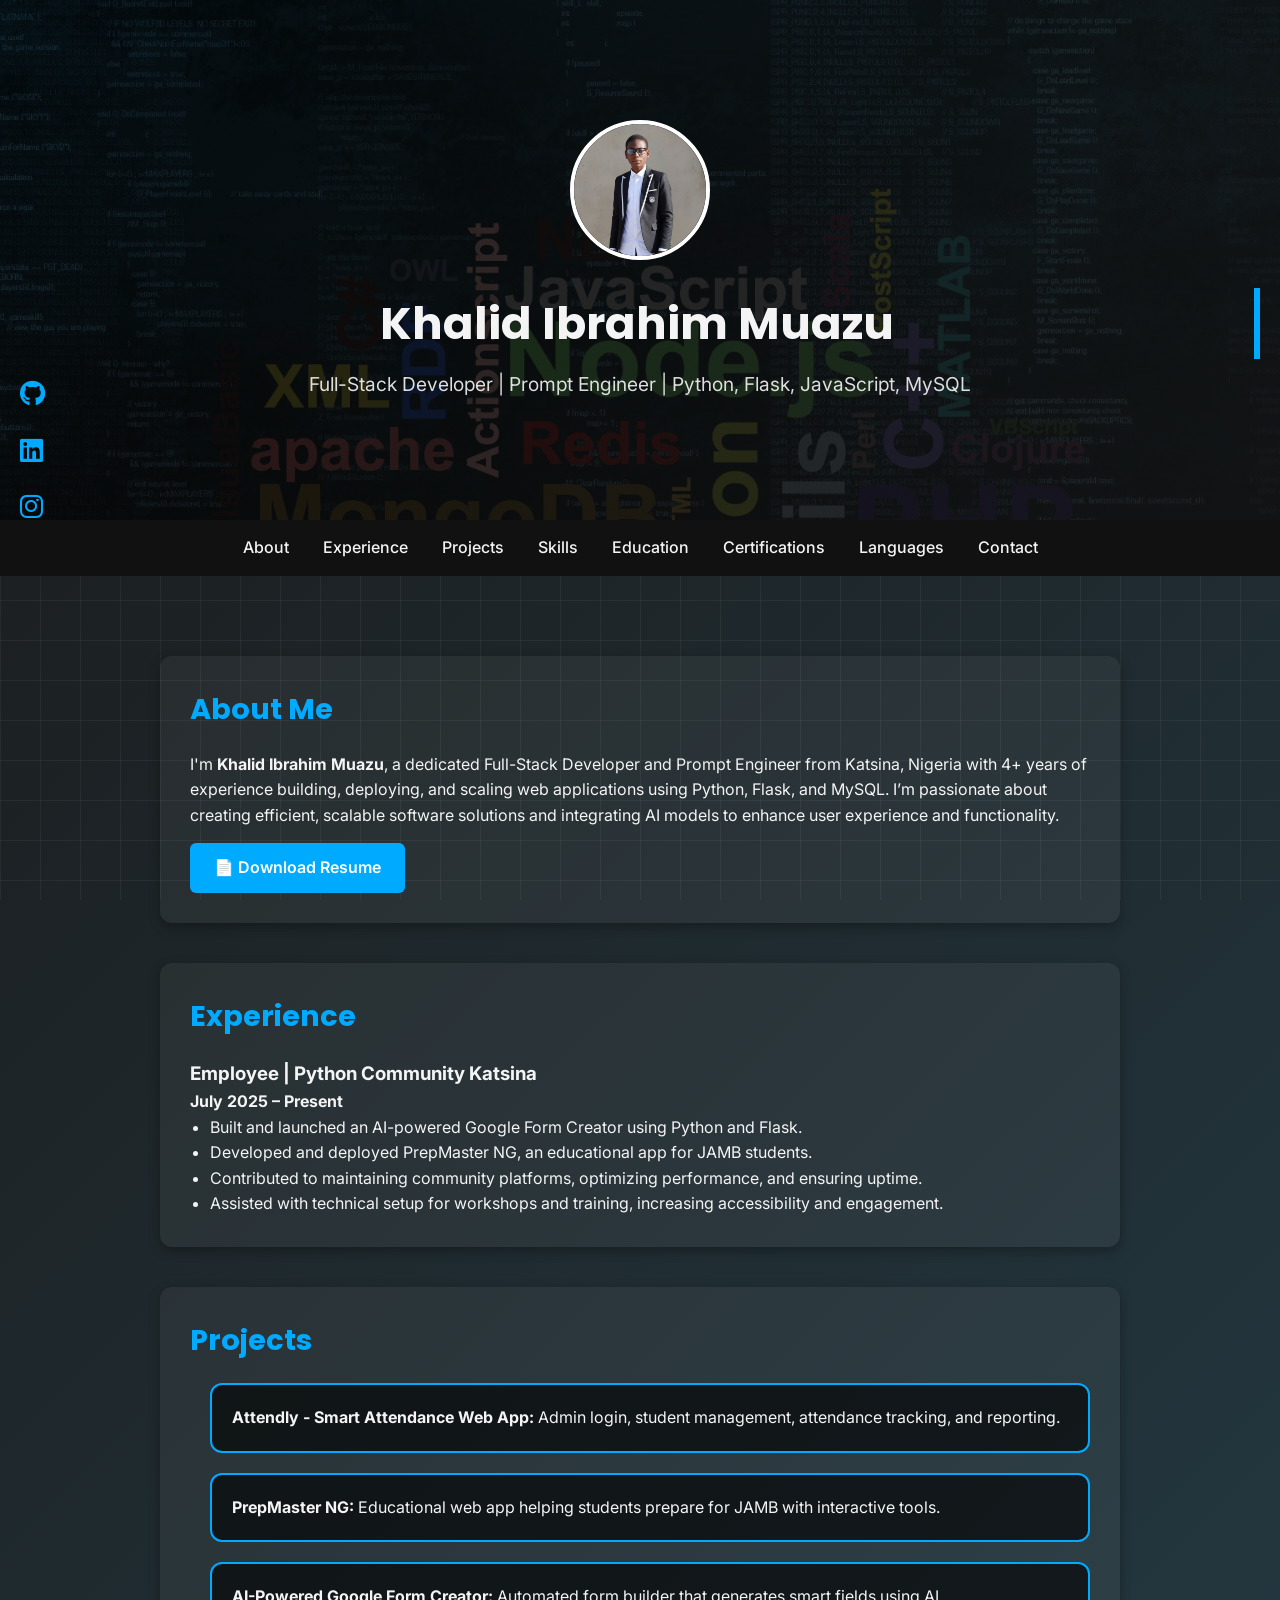
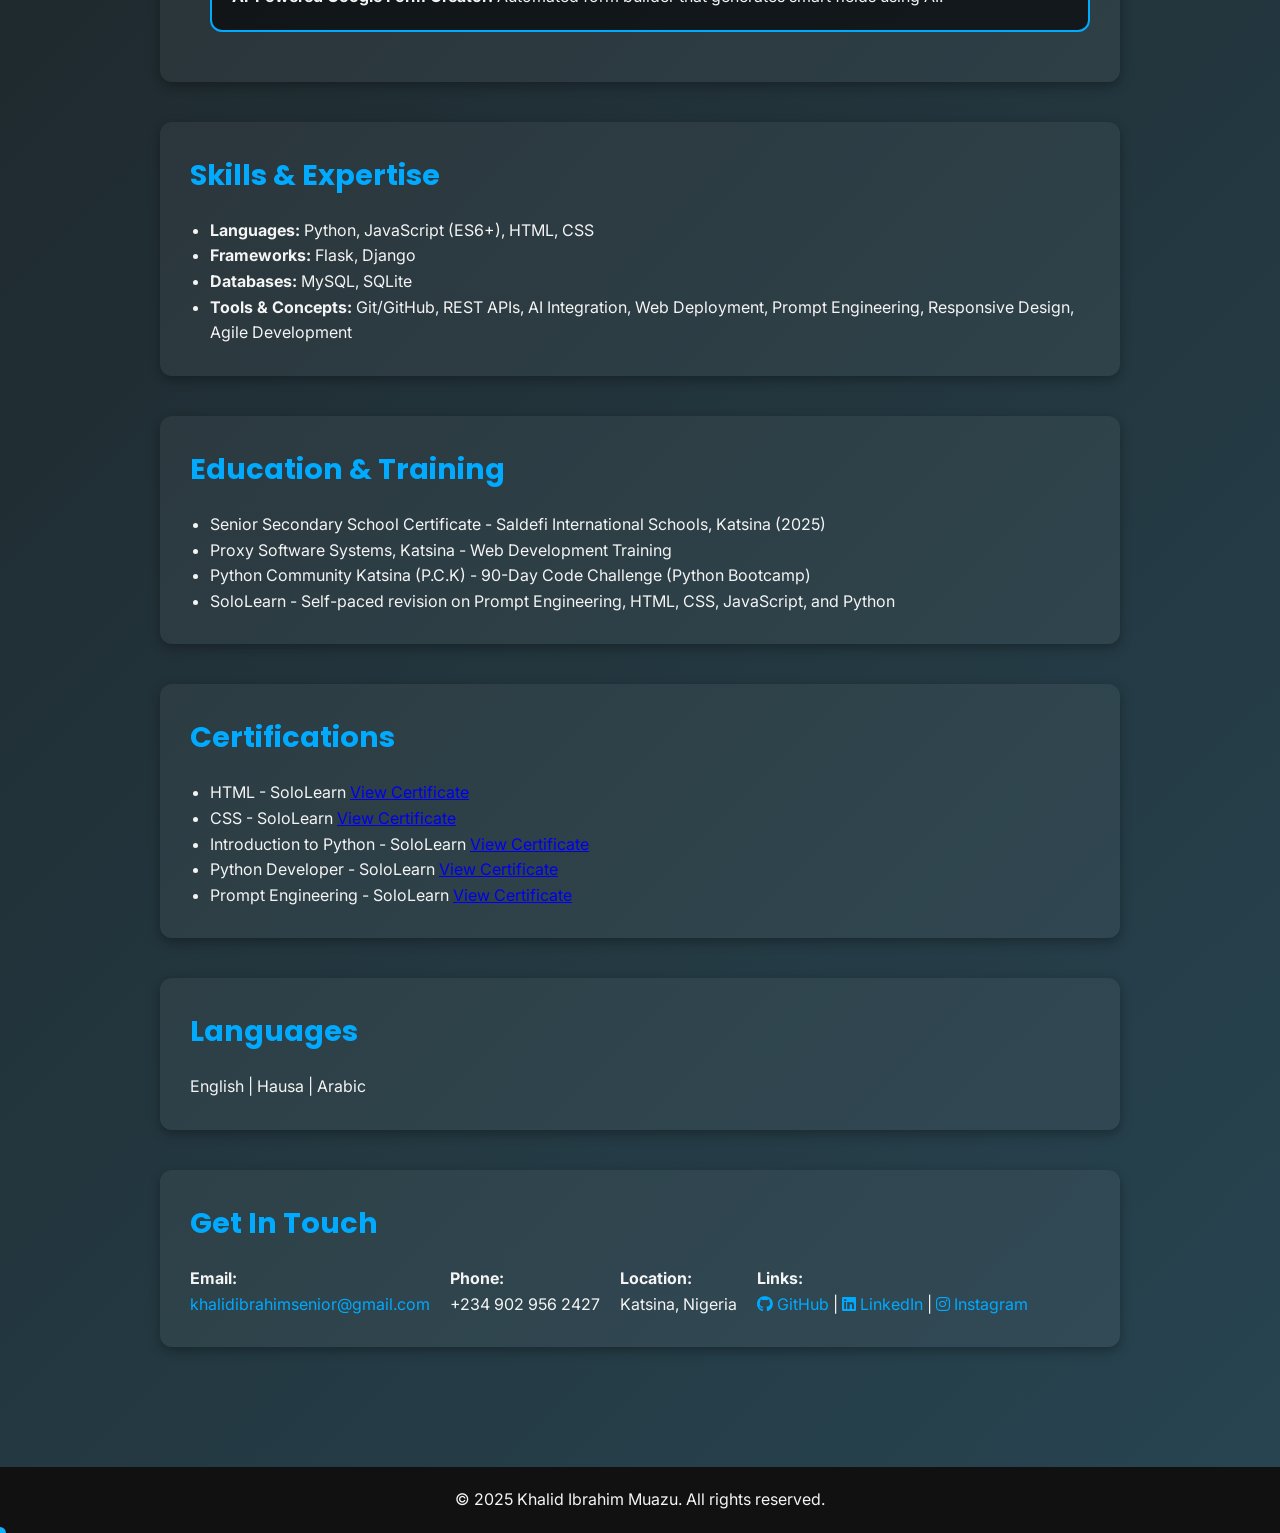
<file: index.html>
<!DOCTYPE html>
<html lang="en">
  <head>
    <meta charset="UTF-8" />
    <meta name="viewport" content="width=device-width, initial-scale=1.0" />
    <title>Khalid Ibrahim Muazu - Full-Stack Developer</title>

    <!-- Fonts & Icons -->
    <link
      href="https://fonts.googleapis.com/css2?family=Poppins:wght@600&family=Inter&display=swap"
      rel="stylesheet"
    />
    <link
      rel="stylesheet"
      href="https://cdnjs.cloudflare.com/ajax/libs/font-awesome/6.5.0/css/all.min.css"
    />

    <!-- External CSS -->
    <link rel="stylesheet" href="style.css" />
  </head>
  <body>
    <!-- Header -->
    <header>
      <div class="header-content">
        <img src="senior.png" alt="Khalid Ibrahim Muazu" class="profile-pic" />
        <div class="header-text">
          <h1 class="typing">Khalid Ibrahim Muazu</h1>
          <p>
            Full-Stack Developer | Prompt Engineer | Python, Flask, JavaScript,
            MySQL
          </p>
        </div>
      </div>
    </header>

    <!-- Navigation -->
    <nav>
      <a href="#about">About</a>
      <a href="#experience">Experience</a>
      <a href="#projects">Projects</a>
      <a href="#skills">Skills</a>
      <a href="#education">Education</a>
      <a href="#certifications">Certifications</a>
      <a href="#languages">Languages</a>
      <a href="#contact">Contact</a>
    </nav>

    <!-- Main Content -->
    <div class="container">
      <!-- About -->
      <section id="about">
        <h2>About Me</h2>
        <p>
          I'm <strong>Khalid Ibrahim Muazu</strong>, a dedicated Full-Stack
          Developer and Prompt Engineer from Katsina, Nigeria with 4+ years of
          experience building, deploying, and scaling web applications using
          Python, Flask, and MySQL. I’m passionate about creating efficient,
          scalable software solutions and integrating AI models to enhance user
          experience and functionality.
        </p>
        <a href="Khalid_Ibrahim_Muazu_Resume.pdf" class="btn" download
          >📄 Download Resume</a
        >
      </section>

      <!-- Experience -->
      <section id="experience">
        <h2>Experience</h2>
        <h3>Employee | Python Community Katsina</h3>
        <p><strong>July 2025 – Present</strong></p>
        <ul>
          <li>
            Built and launched an AI-powered Google Form Creator using Python
            and Flask.
          </li>
          <li>
            Developed and deployed PrepMaster NG, an educational app for JAMB
            students.
          </li>
          <li>
            Contributed to maintaining community platforms, optimizing
            performance, and ensuring uptime.
          </li>
          <li>
            Assisted with technical setup for workshops and training, increasing
            accessibility and engagement.
          </li>
        </ul>
      </section>

      <!-- Projects -->
      <section id="projects">
        <h2>Projects</h2>
        <ul>
          <li>
            <strong>Attendly - Smart Attendance Web App:</strong> Admin login,
            student management, attendance tracking, and reporting.
          </li>
          <li>
            <strong>PrepMaster NG:</strong> Educational web app helping students
            prepare for JAMB with interactive tools.
          </li>
          <li>
            <strong>AI-Powered Google Form Creator:</strong> Automated form
            builder that generates smart fields using AI.
          </li>
        </ul>
      </section>

      <!-- Skills -->
      <section id="skills">
        <h2>Skills & Expertise</h2>
        <ul>
          <li>
            <strong>Languages:</strong> Python, JavaScript (ES6+), HTML, CSS
          </li>
          <li><strong>Frameworks:</strong> Flask, Django</li>
          <li><strong>Databases:</strong> MySQL, SQLite</li>
          <li>
            <strong>Tools & Concepts:</strong> Git/GitHub, REST APIs, AI
            Integration, Web Deployment, Prompt Engineering, Responsive Design,
            Agile Development
          </li>
        </ul>
      </section>

      <!-- Education -->
      <section id="education">
        <h2>Education & Training</h2>
        <ul>
          <li>
            Senior Secondary School Certificate - Saldefi International Schools,
            Katsina (2025)
          </li>
          <li>Proxy Software Systems, Katsina - Web Development Training</li>
          <li>
            Python Community Katsina (P.C.K) - 90-Day Code Challenge (Python
            Bootcamp)
          </li>
          <li>
            SoloLearn - Self-paced revision on Prompt Engineering, HTML, CSS,
            JavaScript, and Python
          </li>
        </ul>
      </section>

      <!-- Certifications -->
      <section id="certifications">
        <h2>Certifications</h2>
        <ul>
          <li>
            HTML - SoloLearn
            <a href="https://www.sololearn.com/certificates/CC-OEKJOZFZ"
              >View Certificate</a
            >
          </li>
          <li>
            CSS - SoloLearn
            <a href="https://www.sololearn.com/certificates/CC-NSOLGRKX"
              >View Certificate</a
            >
          </li>
          <li>
            Introduction to Python - SoloLearn
            <a href="https://www.sololearn.com/certificates/CC-NAH0THJJ"
              >View Certificate</a
            >
          </li>
          <li>
            Python Developer - SoloLearn
            <a href="https://www.sololearn.com/certificates/CC-Y3WZJVXZ"
              >View Certificate</a
            >
          </li>
          <li>
            Prompt Engineering - SoloLearn
            <a href="https://www.sololearn.com/certificates/CC-F8IHYJTA"
              >View Certificate</a
            >
          </li>
        </ul>
      </section>

      <!-- Languages -->
      <section id="languages">
        <h2>Languages</h2>
        <p>English | Hausa | Arabic</p>
      </section>

      <!-- Contact -->
      <section id="contact">
        <h2>Get In Touch</h2>
        <div class="contact-info">
          <div>
            <strong>Email:</strong><br />
            <a href="mailto:khalidibrahimsenior@gmail.com"
              >khalidibrahimsenior@gmail.com</a
            >
          </div>
          <div>
            <strong>Phone:</strong><br />
            +234 902 956 2427
          </div>
          <div>
            <strong>Location:</strong><br />
            Katsina, Nigeria
          </div>
          <div>
            <strong>Links:</strong><br />
            <a href="https://github.com/SeniorKhalid" target="_blank"
              ><i class="fab fa-github"></i> GitHub</a
            >
            |
            <a
              href="https://www.linkedin.com/in/seniorkhalid01/"
              target="_blank"
              ><i class="fab fa-linkedin"></i> LinkedIn</a
            >
            |
            <a href="https://www.instagram.com/senior_khalid01/" target="_blank"
              ><i class="fab fa-instagram"></i> Instagram</a
            >
          </div>
        </div>
      </section>
    </div>

    <!-- Floating Social Bar -->
    <div class="social-bar">
      <a href="https://github.com/SeniorKhalid" target="_blank"
        ><i class="fab fa-github"></i
      ></a>
      <a href="https://www.linkedin.com/in/seniorkhalid01/" target="_blank"
        ><i class="fab fa-linkedin"></i
      ></a>
      <a href="https://www.instagram.com/senior_khalid01/" target="_blank"
        ><i class="fab fa-instagram"></i
      ></a>
    </div>

    <!-- Footer -->
    <footer>
      <p>&copy; 2025 Khalid Ibrahim Muazu. All rights reserved.</p>
    </footer>

    <!-- Scripts -->
    <script>
      // Scroll reveal
      const sections = document.querySelectorAll("section");
      const revealOnScroll = () => {
        const triggerBottom = window.innerHeight * 0.85;
        sections.forEach((section) => {
          const sectionTop = section.getBoundingClientRect().top;
          if (sectionTop < triggerBottom) {
            section.classList.add("visible");
          }
        });
      };
      window.addEventListener("scroll", revealOnScroll);
      window.addEventListener("load", revealOnScroll);

      // Neon cursor dot + trail
      const cursorDot = document.createElement("div");
      cursorDot.className = "cursor-dot";
      document.body.appendChild(cursorDot);

      document.addEventListener("mousemove", (e) => {
        // Move the neon dot
        cursorDot.style.left = e.pageX + "px";
        cursorDot.style.top = e.pageY + "px";

        // Create glowing trail
        const glow = document.createElement("div");
        glow.className = "cursor-glow";
        glow.style.left = e.pageX - 10 + "px";
        glow.style.top = e.pageY - 10 + "px";
        document.body.appendChild(glow);

        // Remove glow after animation ends
        setTimeout(() => {
          glow.remove();
        }, 600);
      });
    </script>
  </body>
</html>
</file>
<file: style.css>
/* ===== Global Styles ===== */
* {
  margin: 0;
  padding: 0;
  box-sizing: border-box;
}

body {
  font-family: "Inter", sans-serif;
  line-height: 1.6;
  color: #f4f4f4;
  background: linear-gradient(-45deg, #0f2027, #203a43, #2c5364, #1a1a1a);
  background-size: 400% 400%;
  animation: gradientShift 20s ease infinite;
  scroll-behavior: smooth;
  cursor: none; /* hide default cursor for custom glow */
}

@keyframes gradientShift {
  0% {
    background-position: 0% 50%;
  }
  50% {
    background-position: 100% 50%;
  }
  100% {
    background-position: 0% 50%;
  }
}

/* ===== Header with Parallax Background ===== */
header {
  background: linear-gradient(135deg, rgba(0, 0, 0, 0.8), rgba(20, 20, 20, 0.9)),
    url("coding-bg.jpg") no-repeat center center fixed;
  background-size: cover;
  color: #f4f4f4;
  padding: 120px 20px;
  text-align: center;
  animation: fadeInDown 1.5s ease;
}

.profile-pic {
  width: 140px;
  height: 140px;
  border-radius: 50%;
  border: 4px solid white;
  object-fit: cover;
  margin-bottom: 20px;
}

.header-text h1 {
  font-family: "Poppins", sans-serif;
  font-size: 2.8em;
  margin-bottom: 10px;
}

.header-text p {
  font-size: 1.2em;
  opacity: 0.9;
}

/* Typing animation */
.typing {
  overflow: hidden;
  border-right: 0.15em solid #00aaff;
  white-space: nowrap;
  animation: typing 3s steps(30, end), blink 0.75s step-end infinite;
}

@keyframes typing {
  from {
    width: 0;
  }
  to {
    width: 100%;
  }
}

@keyframes blink {
  from,
  to {
    border-color: transparent;
  }
  50% {
    border-color: #00aaff;
  }
}

/* ===== Navigation ===== */
nav {
  background: #111;
  padding: 15px;
  text-align: center;
  position: sticky;
  top: 0;
  z-index: 999;
}

nav a {
  color: #f4f4f4;
  margin: 0 15px;
  text-decoration: none;
  font-weight: 500;
  transition: color 0.3s;
}

nav a:hover {
  color: #00aaff;
}

/* ===== Sections ===== */
.container {
  max-width: 1000px;
  margin: 0 auto;
  padding: 40px 20px;
}

section {
  margin: 40px 0;
  padding: 30px;
  background: rgba(255, 255, 255, 0.05);
  border-radius: 12px;
  box-shadow: 0 4px 12px rgba(0, 0, 0, 0.3);
  opacity: 0;
  transform: translateY(30px);
  transition: all 0.8s ease-out;
}

section.visible {
  opacity: 1;
  transform: translateY(0);
}

section h2 {
  color: #00aaff;
  margin-bottom: 20px;
  font-size: 1.8em;
  font-family: "Poppins", sans-serif;
}

ul {
  margin-left: 20px;
}

/* ===== Project Cards with Animated Neon Glow ===== */
#projects ul {
  list-style: none;
  padding: 0;
}

#projects li {
  background: rgba(0, 0, 0, 0.6);
  border: 2px solid #00aaff;
  border-radius: 12px;
  padding: 20px;
  margin-bottom: 20px;
  color: #f4f4f4;
  animation: neonPulse 6s infinite alternate;
  transition: transform 0.3s ease;
}

#projects li:hover {
  transform: translateY(-5px) scale(1.02);
}

@keyframes neonPulse {
  0% {
    box-shadow: 0 0 15px #00aaff, 0 0 30px #00aaff;
    border-color: #00aaff;
  }
  25% {
    box-shadow: 0 0 15px #9d4edd, 0 0 30px #9d4edd;
    border-color: #9d4edd;
  }
  50% {
    box-shadow: 0 0 15px #39ff14, 0 0 30px #39ff14;
    border-color: #39ff14;
  }
  75% {
    box-shadow: 0 0 15px #ff007f, 0 0 30px #ff007f;
    border-color: #ff007f;
  }
  100% {
    box-shadow: 0 0 15px #00aaff, 0 0 30px #00aaff;
    border-color: #00aaff;
  }
}

/* ===== Buttons ===== */
.btn {
  display: inline-block;
  padding: 12px 24px;
  margin-top: 15px;
  background: #00aaff;
  color: white;
  border-radius: 6px;
  text-decoration: none;
  font-weight: 600;
  transition: background 0.3s, transform 0.3s;
}

.btn:hover {
  background: #0088cc;
  transform: scale(1.05);
}

/* ===== Contact Info ===== */
.contact-info {
  display: flex;
  gap: 20px;
  flex-wrap: wrap;
}

.contact-info a {
  color: #00aaff;
  text-decoration: none;
  transition: color 0.3s;
}

.contact-info a:hover {
  color: #764ba2;
}

/* ===== Floating Social Bar ===== */
.social-bar {
  position: fixed;
  top: 50%;
  left: 20px;
  transform: translateY(-50%);
  display: flex;
  flex-direction: column;
  gap: 15px;
  z-index: 1000;
}

.social-bar a {
  font-size: 26px;
  color: #00aaff;
  text-decoration: none;
  transition: color 0.3s, transform 0.3s;
}

.social-bar a:hover {
  color: #764ba2;
  transform: scale(1.2);
}

/* ===== Footer ===== */
footer {
  background: #111;
  color: #f4f4f4;
  text-align: center;
  padding: 20px;
  margin-top: 40px;
}

/* ===== Animations ===== */
@keyframes fadeInUp {
  from {
    opacity: 0;
    transform: translateY(30px);
  }
  to {
    opacity: 1;
    transform: translateY(0);
  }
}

@keyframes fadeInDown {
  from {
    opacity: 0;
    transform: translateY(-30px);
  }
  to {
    opacity: 1;
    transform: translateY(0);
  }
}

/* ===== Responsive ===== */
@media (max-width: 768px) {
  .header-text h1 {
    font-size: 2.2em;
  }
  .profile-pic {
    width: 100px;
    height: 100px;
  }
  nav a {
    margin: 8px;
    font-size: 0.9em;
  }
  .container {
    padding: 20px 10px;
  }
  section {
    padding: 20px;
  }
}

@media (max-width: 480px) {
  .header-text h1 {
    font-size: 1.6em;
  }
  .header-text p {
    font-size: 0.9em;
  }
  .profile-pic {
    width: 80px;
    height: 80px;
  }
  nav a {
    margin: 5px;
    font-size: 0.8em;
  }
  section {
    margin: 20px 0;
    padding: 15px;
  }
  .social-bar {
    display: none;
  }
}

/* ===== Glowing Cursor Trail ===== */
.cursor-glow {
  position: fixed;
  width: 20px;
  height: 20px;
  border-radius: 50%;
  pointer-events: none;
  background: radial-gradient(circle, #00aaff 0%, transparent 70%);
  mix-blend-mode: screen;
  animation: glowFade 0.6s forwards;
}

@keyframes glowFade {
  from {
    opacity: 1;
    transform: scale(1);
  }
  to {
    opacity: 0;
    transform: scale(2);
  }
}
/* ===== Custom Neon Cursor Dot ===== */
.cursor-dot {
  position: fixed;
  width: 12px;
  height: 12px;
  border-radius: 50%;
  background: #00aaff;
  pointer-events: none;
  mix-blend-mode: screen;
  transform: translate(-50%, -50%);
  z-index: 9999;
}

/* ===== Optional Matrix Grid Overlay ===== */
body::before {
  content: "";
  position: fixed;
  top: 0;
  left: 0;
  width: 100%;
  height: 100%;
  background-image: linear-gradient(
      rgba(255, 255, 255, 0.05) 1px,
      transparent 1px
    ),
    linear-gradient(90deg, rgba(255, 255, 255, 0.05) 1px, transparent 1px);
  background-size: 40px 40px;
  z-index: -1;
  animation: gridMove 10s linear infinite;
}

@keyframes gridMove {
  from {
    background-position: 0 0;
  }
  to {
    background-position: 40px 40px;
  }
}
</file>
